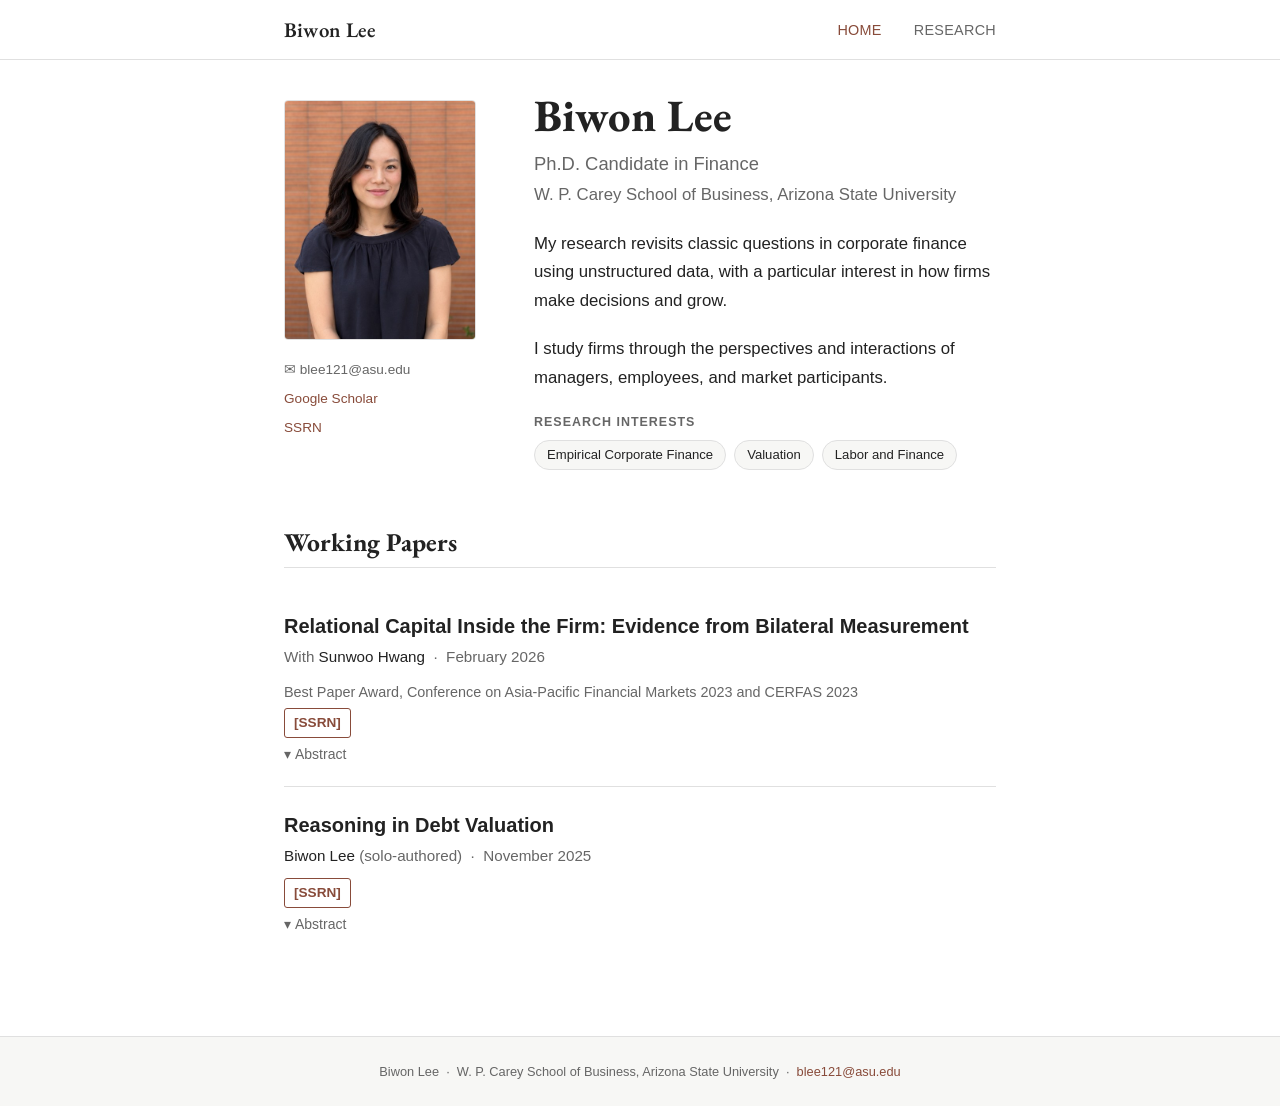
<file: index.html>
<!DOCTYPE html>
<html lang="en">
<head>
  <meta charset="UTF-8" />
  <meta name="viewport" content="width=device-width, initial-scale=1.0" />
  <title>Biwon Lee</title>
  <link rel="preconnect" href="https://fonts.googleapis.com">
  <link rel="preconnect" href="https://fonts.gstatic.com" crossorigin>
  <link href="https://fonts.googleapis.com/css2?family=EB Garamond:wght@400;500;600;700&display=swap" rel="stylesheet">
  <link rel="stylesheet" href="css/style.css?v=30" />
</head>
<body>

<!-- Navigation -->
<nav>
  <div class="nav-inner">
    <a href="index.html" class="nav-brand">Biwon Lee</a>
    <ul class="nav-links">
      <li><a href="index.html">Home</a></li>
      <li><a href="research.html">Research</a></li>
    </ul>
    <button class="nav-toggle" aria-label="Toggle navigation">
      <span></span><span></span><span></span>
    </button>
  </div>
</nav>

<!-- Main Content -->
<main class="page-content">
  <div class="container">

    <!-- Hero -->
    <section class="home-hero">

      <!-- Photo + contact (left column) -->
      <div class="home-side">
        <div class="home-photo">
          <img src="assets/photo.jpg" alt="Biwon Lee" />
        </div>

        <div class="contact-links">
          <a href="mailto:blee121@asu.edu" class="email-link">
            ✉ blee121@asu.edu
          </a>
          <!-- Replace # with your actual profile URLs -->
          <a href="#">Google Scholar</a>
          <a href="https://papers.ssrn.com/sol3/cf_dev/AbsByAuth.cfm?per_id=5682052">SSRN</a>
          <!-- Muted for now
          <a href="#">LinkedIn</a>
          -->
        </div>
      </div>


      <!-- Info -->
      <div class="home-info">
        <h1>Biwon Lee</h1>
        <p class="title">Ph.D. Candidate in Finance</p>
        <p class="affiliation">W. P. Carey School of Business, <span class="aff-uni">Arizona State University</span></p>

        <!-- Welcome line (muted: duplicates title/affiliation above)
        <p class="bio">
          Welcome, I am a Ph.D. candidate in Finance at Arizona State University's W. P. Carey School of Business.
        </p>
        -->
        <!-- Previous intro (muted for re-check)
        <p class="bio">
          My recent work examines how firms orient market strategies under uncertainty, how sell-side debt analysts value corporate bonds, and how the quality of labor–management relations, as part of corporate culture, is related to firm outcomes.
        </p>
        -->
        <!-- Previous intro v2 (muted for re-check)
        <p class="bio">
          My research starts from classic questions in corporate finance. I use unstructured data to revisit long-standing questions that have been difficult to answer with conventional data, with a particular interest in how firms make decisions and grow.
        </p>
        <p class="bio">
          My work studies firms through the perspectives and interactions of people around them, from managers setting strategic direction, to employees working within the organization, to market participants evaluating firms from the outside.
        </p>
        -->
        <p class="bio">
          My research revisits classic questions in corporate finance using unstructured data, with a particular interest in how firms make decisions and grow.
        </p>
        <p class="bio">
          I study firms through the perspectives and interactions of managers, employees, and market participants.
        </p>

        <p class="interests-label">Research Interests</p>
        <div class="interests-list">
          <span class="interest-tag">Empirical Corporate Finance</span>
          <span class="interest-tag">Valuation</span>
          <span class="interest-tag">Labor and Finance</span>
        </div>
      </div>
    </section>

    <!-- Working Papers (mirrors research.html) -->
    <section class="home-section">
      <h2>Working Papers</h2>
      <ul class="paper-list">

        <li class="paper-entry">
          <div class="paper-title">Relational Capital Inside the Firm: Evidence from Bilateral Measurement</div>
          <div class="paper-meta">
            With <span class="coauthors">Sunwoo Hwang</span> &nbsp;·&nbsp;
            February 2026
          </div>
          <div class="paper-awards">
            Best Paper Award, Conference on Asia-Pacific Financial Markets 2023 and CERFAS 2023
          </div>
          <div class="paper-links">
            <a href="https://papers.ssrn.com/sol3/papers.cfm?abstract_id=4345862" class="paper-link">[SSRN]</a>
          </div>
          <button class="abstract-toggle" aria-expanded="false">
            ▾ <span class="toggle-label">Abstract</span>
          </button>
          <div class="abstract-body">
            We study labor-management relational capital as a sub-component of corporate culture. Using matched employee-manager survey responses on key relational dimensions to measure an interpretation wedge between the two groups and the survey’s random-sampling design for identification, we find that establishments where employees view relations more favorably than managers subsequently achieve higher profitability, labor productivity, and employee retention. Neither employees’ nor managers’ assessments alone predict these outcomes. The predictive content resides in wedges in relational culture, not in gaps in formal policies or observed disputes, consistent with an interpretation-based theory of relational contracts.
          </div>
        </li>

        <li class="paper-entry">
          <div class="paper-title">Reasoning in Debt Valuation</div>
          <div class="paper-meta">
            <span class="coauthors">Biwon Lee</span> (solo-authored) &nbsp;·&nbsp;
            November 2025
          </div>
          <div class="paper-links">
            <a href="https://papers.ssrn.com/sol3/papers.cfm?abstract_id=5768322" class="paper-link">[SSRN]</a>
          </div>
          <button class="abstract-toggle" aria-expanded="false">
            ▾ <span class="toggle-label">Abstract</span>
          </button>
          <div class="abstract-body">
            Using sell-side debt reports on corporate bonds, I examine the underlying reasoning behind financial professionals’ debt valuations. By prompting large language models on 13,879 reports, I identify recommendation-related topics, their associated entities, valuation channels, and sentiment. The main findings indicate that (i) debt analysts' topic attention is primarily focused on balance sheet and income statement items. (ii) The attention exhibits time-varying patterns, with increasing attention to cash and declining attention to profitability during the global financial crisis. (iii) The reasoning analysts employ systematically differs across credit rating categories: discussions of investment-grade issuers emphasize credit ratings, whereas those of high-yield issuers focus on financial fundamentals. (iv) Lastly, quantifying the texts from reports into a vector space using an embedding model, I show that analysts' information can explain bond returns beyond traditional bond-related predictors.
          </div>
        </li>

      </ul>
    </section>

    <!-- Recent News (muted for now)
    <section class="home-section">
      <h2>Updates</h2>
      <ul class="news-list">
        <li>
          <span class="news-date">Jul 2025</span>
          <span>Invited to the Summer School on Structural Estimation in Corporate Finance.</span>
        </li>
        <li>
          <span class="news-date">2025</span>
          <span>New working paper: <a href="research.html"><em>Reasoning behind Debt Valuation</em></a> (solo-authored).</span>
        </li>
        <li>
          <span class="news-date">2024</span>
          <span>Presented <em>Labor-Management Relational Capital</em> at FMA 2024 and FMA Asia/Pacific 2024.</span>
        </li>
        <li>
          <span class="news-date">2023</span>
          <span>Best Paper Award at the Conference on Asia-Pacific Financial Markets 2023 and CERFAS Best Paper Award for <em>Labor-Management Relational Capital</em>.</span>
        </li>
      </ul>
    </section>
    -->

  </div>
</main>

<!-- Footer -->
<footer>
  <div class="container">
    <p>Biwon Lee &nbsp;·&nbsp; W. P. Carey School of Business, Arizona State University &nbsp;·&nbsp;
      <a href="mailto:blee121@asu.edu">blee121@asu.edu</a>
    </p>
  </div>
</footer>

<script src="js/main.js"></script>
</body>
</html>
</file>
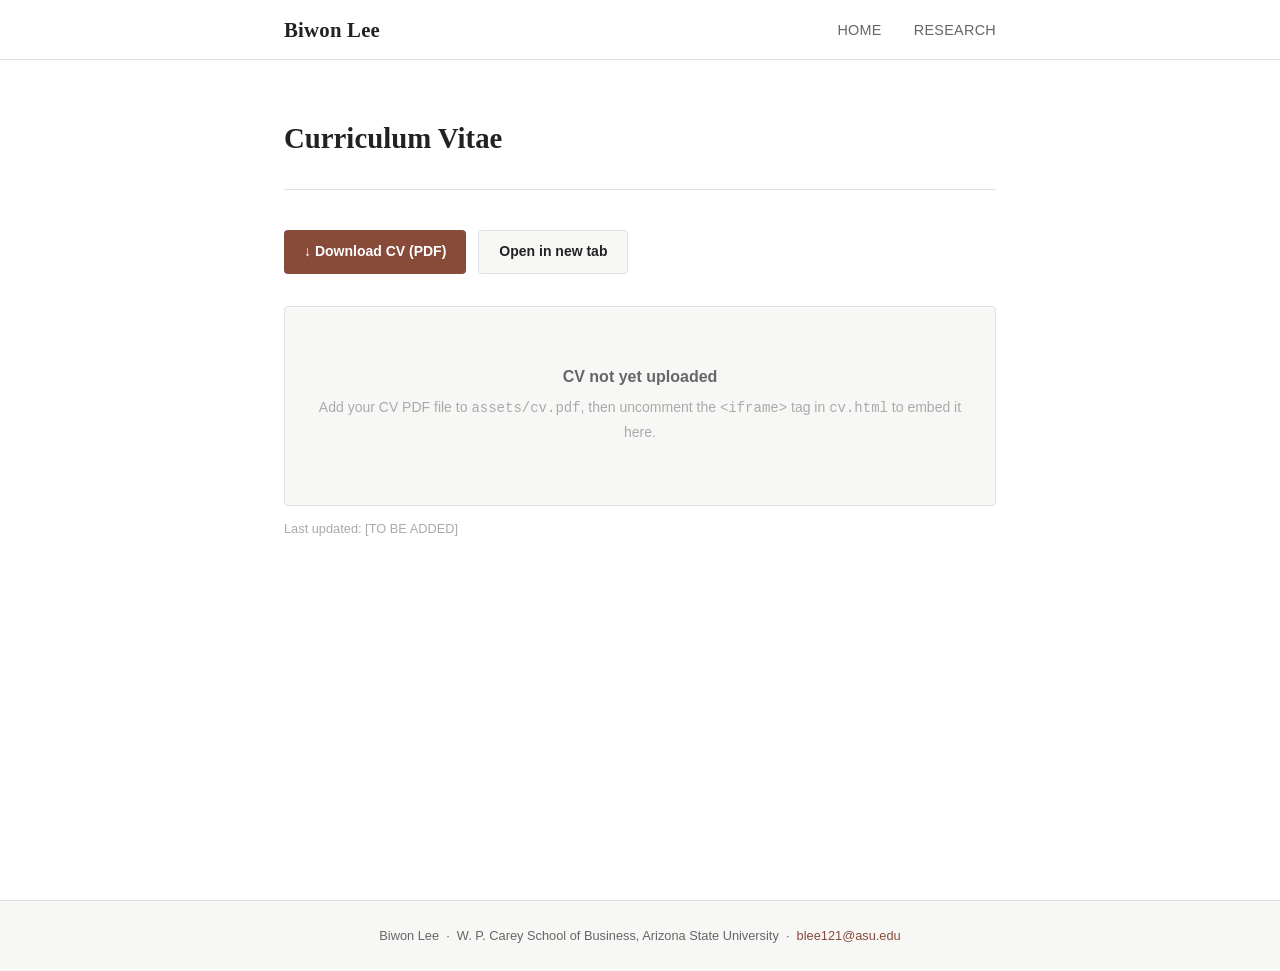
<file: cv.html>
<!DOCTYPE html>
<html lang="en">
<head>
  <meta charset="UTF-8" />
  <meta name="viewport" content="width=device-width, initial-scale=1.0" />
  <title>CV – Biwon Lee</title>
  <link rel="preconnect" href="https://fonts.googleapis.com">
  <link rel="preconnect" href="https://fonts.gstatic.com" crossorigin>
  <link href="https://fonts.googleapis.com/css2?family=Inter:wght@400;500;600;700&display=swap" rel="stylesheet">
  <link rel="stylesheet" href="css/style.css?v=30" />
</head>
<body>

<!-- Navigation -->
<nav>
  <div class="nav-inner">
    <a href="index.html" class="nav-brand">Biwon Lee</a>
    <ul class="nav-links">
      <li><a href="index.html">Home</a></li>
      <li><a href="research.html">Research</a></li>
    </ul>
    <button class="nav-toggle" aria-label="Toggle navigation">
      <span></span><span></span><span></span>
    </button>
  </div>
</nav>

<!-- Main Content -->
<main class="page-content">
  <div class="container">

    <div class="page-header">
      <h1>Curriculum Vitae</h1>
    </div>

    <!-- Action buttons -->
    <div class="cv-actions">
      <!--
        INSTRUCTIONS: Place your CV PDF at assets/cv.pdf
        Then uncomment the lines below and remove the placeholder text.
      -->
      <a href="assets/cv.pdf" download="BiwonLee_CV.pdf" class="btn btn-primary">
        ↓ Download CV (PDF)
      </a>
      <a href="assets/cv.pdf" target="_blank" class="btn btn-secondary">
        Open in new tab
      </a>
    </div>

    <!-- PDF embed -->
    <div class="cv-embed-wrapper">
      <!--
        INSTRUCTIONS: Place your CV PDF at assets/cv.pdf and uncomment:
        <iframe src="assets/cv.pdf" title="Biwon Lee CV"></iframe>
      -->
      <div class="cv-placeholder">
        <h3>CV not yet uploaded</h3>
        <p>
          Add your CV PDF file to <code>assets/cv.pdf</code>, then uncomment
          the <code>&lt;iframe&gt;</code> tag in <code>cv.html</code>
          to embed it here.
        </p>
      </div>
    </div>

    <p style="font-size: 0.8rem; color: #aaa; margin-top: 12px;">
      Last updated: [TO BE ADDED]
    </p>

  </div>
</main>

<!-- Footer -->
<footer>
  <div class="container">
    <p>Biwon Lee &nbsp;·&nbsp; W. P. Carey School of Business, Arizona State University &nbsp;·&nbsp;
      <a href="mailto:blee121@asu.edu">blee121@asu.edu</a>
    </p>
  </div>
</footer>

<script src="js/main.js"></script>
</body>
</html>
</file>
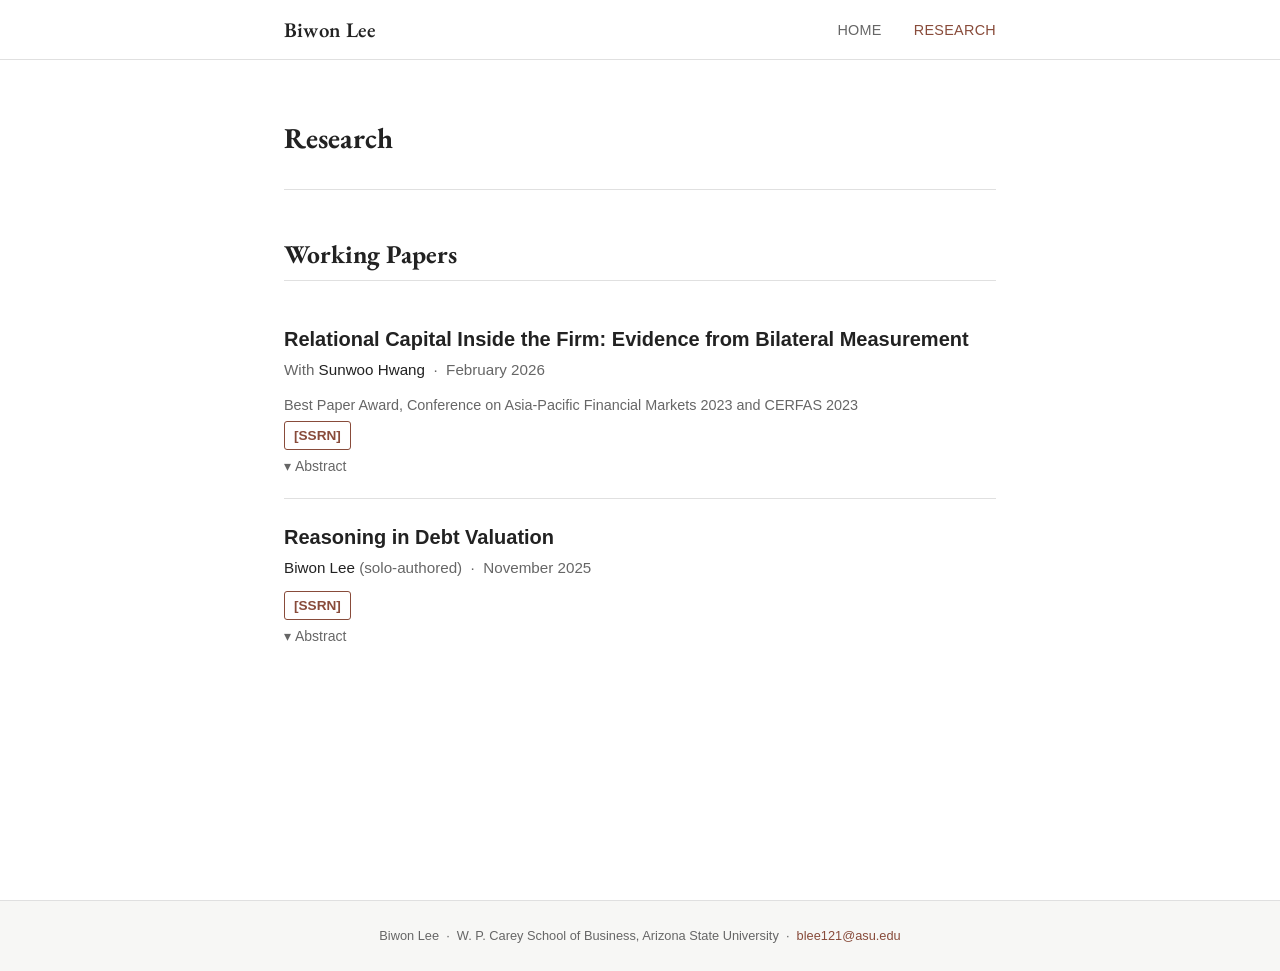
<file: research.html>
<!DOCTYPE html>
<html lang="en">
<head>
  <meta charset="UTF-8" />
  <meta name="viewport" content="width=device-width, initial-scale=1.0" />
  <title>Research – Biwon Lee</title>
  <link rel="preconnect" href="https://fonts.googleapis.com">
  <link rel="preconnect" href="https://fonts.gstatic.com" crossorigin>
  <link href="https://fonts.googleapis.com/css2?family=EB Garamond:wght@400;500;600;700&display=swap" rel="stylesheet">
  <link rel="stylesheet" href="css/style.css?v=30" />
</head>
<body>

<!-- Navigation -->
<nav>
  <div class="nav-inner">
    <a href="index.html" class="nav-brand">Biwon Lee</a>
    <ul class="nav-links">
      <li><a href="index.html">Home</a></li>
      <li><a href="research.html">Research</a></li>
    </ul>
    <button class="nav-toggle" aria-label="Toggle navigation">
      <span></span><span></span><span></span>
    </button>
  </div>
</nav>

<!-- Main Content -->
<main class="page-content">
  <div class="container">

    <div class="page-header">
      <h1>Research</h1>
    </div>

    <!-- ===== Working Papers ===== -->
    <div class="section-label">Working Papers</div>

    <ul class="paper-list">

      <!-- Paper 1 -->
      <li class="paper-entry">
        <div class="paper-title">Relational Capital Inside the Firm: Evidence from Bilateral Measurement</div>
        <div class="paper-meta">
          With <span class="coauthors">Sunwoo Hwang</span> &nbsp;·&nbsp;
          February 2026
        </div>

        <div class="paper-awards">
          Best Paper Award, Conference on Asia-Pacific Financial Markets 2023 and CERFAS 2023
        </div>

        <!-- <div class="paper-conferences">
          <em>Presented at:</em> Oxford Sustainable Private Markets Conference &nbsp;·&nbsp;
          Conference on Asia-Pacific Financial Markets 2023 &nbsp;·&nbsp;
          Conference on Corporate Social Responsibility 2023 &nbsp;·&nbsp;
          FMA 2024 &nbsp;·&nbsp;
          FMA Asia/Pacific 2024 &nbsp;·&nbsp;
          SGFIN Conference on Sustainability
        </div> -->

        <div class="paper-links">
          <a href="https://papers.ssrn.com/sol3/papers.cfm?abstract_id=4345862" class="paper-link">[SSRN]</a>
        </div>

        <button class="abstract-toggle" aria-expanded="false">
          ▾ <span class="toggle-label">Abstract</span>
        </button>
        <div class="abstract-body">
          We study labor-management relational capital as a sub-component of corporate culture. Using matched employee-manager survey responses on key relational dimensions to measure an interpretation wedge between the two groups and the survey’s random-sampling design for identification, we find that establishments where employees view relations more favorably than managers subsequently achieve higher profitability, labor productivity, and employee retention. Neither employees’ nor managers’ assessments alone predict these outcomes. The predictive content resides in wedges in relational culture, not in gaps in formal policies or observed disputes, consistent with an interpretation-based theory of relational contracts.
        </div>
      </li>

      <!-- Paper 2 -->
      <li class="paper-entry">
        <div class="paper-title">Reasoning in Debt Valuation</div>
        <div class="paper-meta">
          <span class="coauthors">Biwon Lee</span> (solo-authored) &nbsp;·&nbsp;
          November 2025
        </div>

        <div class="paper-links">
          <a href="https://papers.ssrn.com/sol3/papers.cfm?abstract_id=5768322" class="paper-link">[SSRN]</a>
        </div>

        <button class="abstract-toggle" aria-expanded="false">
          ▾ <span class="toggle-label">Abstract</span>
        </button>
        <div class="abstract-body">
          Using sell-side debt reports on corporate bonds, I examine the underlying reasoning behind financial professionals’ debt valuations. By prompting large language models on 13,879 reports, I identify recommendation-related topics, their associated entities, valuation channels, and sentiment. The main findings indicate that (i) debt analysts' topic attention is primarily focused on balance sheet and income statement items. (ii) The attention exhibits time-varying patterns, with increasing attention to cash and declining attention to profitability during the global financial crisis. (iii) The reasoning analysts employ systematically differs across credit rating categories: discussions of investment-grade issuers emphasize credit ratings, whereas those of high-yield issuers focus on financial fundamentals. (iv) Lastly, quantifying the texts from reports into a vector space using an embedding model, I show that analysts' information can explain bond returns beyond traditional bond-related predictors.
        </div>
      </li>

    </ul>
    
      <!--
    <div class="section-label" style="margin-top: 48px;">Publications</div>
    <p style="font-size: 0.9rem; color: var(--text-muted); padding: 16px 0;">
      No publications yet. Working papers are under review.
    </p>

    <div class="section-label" style="margin-top: 32px;">Work in Progress</div>
    <p style="font-size: 0.9rem; color: var(--text-muted); padding: 16px 0;">
      [TO BE ADDED — list any projects not yet circulating as working papers]
    </p>
    -->

  </div>

</main>

<!-- Footer -->
<footer>
  <div class="container">
    <p>Biwon Lee &nbsp;·&nbsp; W. P. Carey School of Business, Arizona State University &nbsp;·&nbsp;
      <a href="mailto:blee121@asu.edu">blee121@asu.edu</a>
    </p>
  </div>
</footer>

<script src="js/main.js"></script>
</body>
</html>
</file>
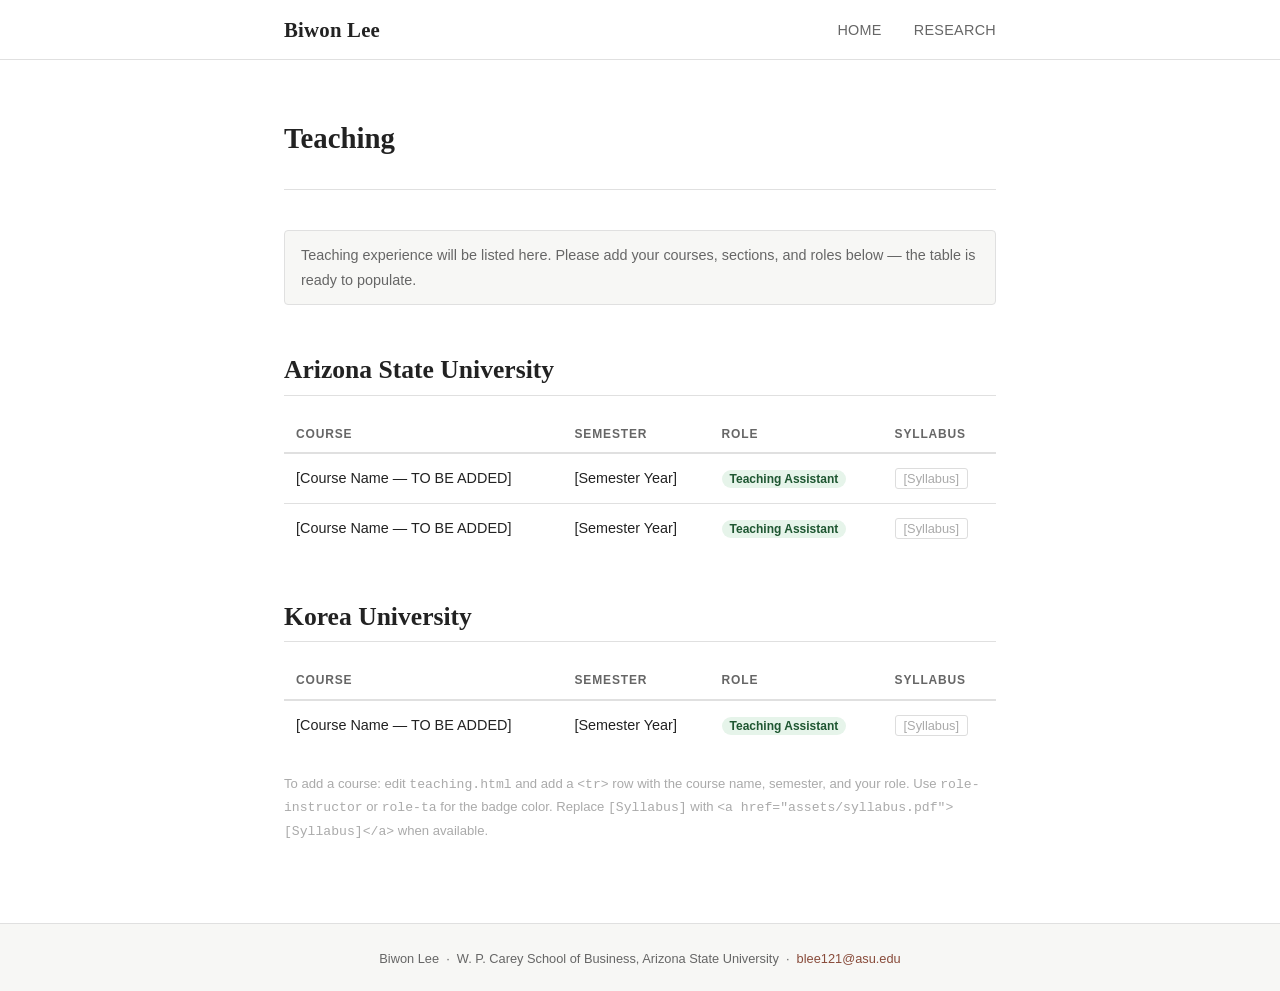
<file: teaching.html>
<!DOCTYPE html>
<html lang="en">
<head>
  <meta charset="UTF-8" />
  <meta name="viewport" content="width=device-width, initial-scale=1.0" />
  <title>Teaching – Biwon Lee</title>
  <link rel="preconnect" href="https://fonts.googleapis.com">
  <link rel="preconnect" href="https://fonts.gstatic.com" crossorigin>
  <link href="https://fonts.googleapis.com/css2?family=Inter:wght@400;500;600;700&display=swap" rel="stylesheet">
  <link rel="stylesheet" href="css/style.css?v=30" />
</head>
<body>

<!-- Navigation -->
<nav>
  <div class="nav-inner">
    <a href="index.html" class="nav-brand">Biwon Lee</a>
    <ul class="nav-links">
      <li><a href="index.html">Home</a></li>
      <li><a href="research.html">Research</a></li>
    </ul>
    <button class="nav-toggle" aria-label="Toggle navigation">
      <span></span><span></span><span></span>
    </button>
  </div>
</nav>

<!-- Main Content -->
<main class="page-content">
  <div class="container">

    <div class="page-header">
      <h1>Teaching</h1>
    </div>

    <div class="teaching-note">
      Teaching experience will be listed here. Please add your courses, sections, and roles
      below — the table is ready to populate.
    </div>

    <!-- ===== Arizona State University ===== -->
    <div class="section-label">Arizona State University</div>

    <table class="teaching-table">
      <thead>
        <tr>
          <th>Course</th>
          <th>Semester</th>
          <th>Role</th>
          <th>Syllabus</th>
        </tr>
      </thead>
      <tbody>
        <!-- Add rows as needed. Examples: -->
        <tr>
          <td>[Course Name — TO BE ADDED]</td>
          <td>[Semester Year]</td>
          <td><span class="role-tag role-ta">Teaching Assistant</span></td>
          <td><span class="syllabus-link">[Syllabus]</span></td>
        </tr>
        <tr>
          <td>[Course Name — TO BE ADDED]</td>
          <td>[Semester Year]</td>
          <td><span class="role-tag role-ta">Teaching Assistant</span></td>
          <td><span class="syllabus-link">[Syllabus]</span></td>
        </tr>
      </tbody>
    </table>

    <!-- ===== Korea University ===== -->
    <div class="section-label" style="margin-top: 48px;">Korea University</div>

    <table class="teaching-table">
      <thead>
        <tr>
          <th>Course</th>
          <th>Semester</th>
          <th>Role</th>
          <th>Syllabus</th>
        </tr>
      </thead>
      <tbody>
        <tr>
          <td>[Course Name — TO BE ADDED]</td>
          <td>[Semester Year]</td>
          <td><span class="role-tag role-ta">Teaching Assistant</span></td>
          <td><span class="syllabus-link">[Syllabus]</span></td>
        </tr>
      </tbody>
    </table>

    <!-- Filler note -->
    <p style="font-size:0.82rem; color: #aaa; margin-top: 24px;">
      To add a course: edit <code>teaching.html</code> and add a <code>&lt;tr&gt;</code> row with
      the course name, semester, and your role. Use
      <code>role-instructor</code> or <code>role-ta</code> for the badge color.
      Replace <code>[Syllabus]</code> with <code>&lt;a href="assets/syllabus.pdf"&gt;[Syllabus]&lt;/a&gt;</code>
      when available.
    </p>

  </div>
</main>

<!-- Footer -->
<footer>
  <div class="container">
    <p>Biwon Lee &nbsp;·&nbsp; W. P. Carey School of Business, Arizona State University &nbsp;·&nbsp;
      <a href="mailto:blee121@asu.edu">blee121@asu.edu</a>
    </p>
  </div>
</footer>

<script src="js/main.js"></script>
</body>
</html>
</file>
<file: css/style.css>
/* ===== CSS Variables ===== */
:root {
  --bg: #ffffff;
  --bg-alt: #f7f7f5;
  --text: #222222;
  --text-muted: #666666;
  --accent: #884b3a;
  --accent-light: #a56250;
  --border: #e0e0e0;
  --nav-height: 60px;
  --max-width: 760px;
  /* Previous: Garamond everywhere
  --font-sans: 'EB Garamond', system-ui, -apple-system, BlinkMacSystemFont, 'Segoe UI', sans-serif; */
  /* Hybrid: Garamond for name/headings/paper titles, system sans for body text */
  --font-display: 'EB Garamond', Georgia, serif;
  /* Tried Arial: --font-sans: Arial, Helvetica, sans-serif; */
  --font-sans: -apple-system, BlinkMacSystemFont, 'Roboto', 'Segoe UI', 'Helvetica Neue', 'Lucida Grande', Arial, sans-serif;
  --font-serif: 'Georgia', 'Times New Roman', serif;
}

/* ===== Reset & Base ===== */
*, *::before, *::after { box-sizing: border-box; margin: 0; padding: 0; }

html { scroll-behavior: smooth; font-size: 16px; }

body {
  font-family: var(--font-sans);
  font-size: 16px;
  line-height: 1.7;
  color: var(--text);
  background: var(--bg);
}

a {
  color: var(--accent);
  text-decoration: none;
}
a:hover { color: var(--accent-light); text-decoration: underline; }

.home-info h1,
.nav-brand,
.home-section h2,
.page-header h1,
.section-label {
  font-family: var(--font-display);
}

h1, h2, h3, h4 {
  font-weight: 600;
  line-height: 1.3;
  color: var(--text);
}

/* ===== Layout ===== */
.container {
  max-width: var(--max-width);
  margin: 0 auto;
  padding: 0 24px;
}

.page-content {
  padding-top: calc(var(--nav-height) + 40px);
  padding-bottom: 80px;
  min-height: 100vh;
}

/* ===== Navigation ===== */
nav {
  position: fixed;
  top: 0;
  left: 0;
  right: 0;
  height: var(--nav-height);
  background: rgba(255, 255, 255, 0.96);
  backdrop-filter: blur(8px);
  border-bottom: 1px solid var(--border);
  z-index: 1000;
}

.nav-inner {
  max-width: var(--max-width);
  margin: 0 auto;
  padding: 0 24px;
  height: 100%;
  display: flex;
  align-items: center;
  justify-content: space-between;
}

.nav-brand {
  font-size: 1.3rem;
  font-weight: 600;
  color: var(--text);
  letter-spacing: 0.01em;
}
.nav-brand:hover { text-decoration: none; color: var(--text); }

.nav-links {
  display: flex;
  list-style: none;
  gap: 32px;
}

.nav-links a {
  font-size: 0.9rem;
  font-weight: 500;
  color: var(--text-muted);
  letter-spacing: 0.02em;
  text-transform: uppercase;
  transition: color 0.2s;
}
.nav-links a:hover,
.nav-links a.active {
  color: var(--accent);
  text-decoration: none;
}

/* Hamburger */
.nav-toggle {
  display: none;
  flex-direction: column;
  gap: 5px;
  cursor: pointer;
  background: none;
  border: none;
  padding: 4px;
}
.nav-toggle span {
  display: block;
  width: 22px;
  height: 2px;
  background: var(--text);
  transition: all 0.3s;
}

/* ===== Home Page ===== */
.home-hero {
  display: grid;
  grid-template-columns: 210px 1fr;
  gap: 40px;
  align-items: start;
  padding: 0 0 12px;
}

.home-photo {
  width: 192px;
  height: 240px;
  background: var(--bg-alt);
  border: 1px solid var(--border);
  border-radius: 4px;
  display: flex;
  align-items: center;
  justify-content: center;
  overflow: hidden;
  flex-shrink: 0;
}
.home-photo img {
  width: 100%;
  height: 100%;
  object-fit: cover;
}
.photo-placeholder {
  text-align: center;
  padding: 12px;
}
.photo-placeholder svg {
  width: 56px;
  height: 56px;
  color: #bbb;
  margin-bottom: 8px;
}
.photo-placeholder p {
  font-size: 0.72rem;
  color: #bbb;
  line-height: 1.4;
}

.home-info h1 {
  font-size: 2.8rem;
  font-weight: 700;
  line-height: 1;
  margin-top: -7px;
  margin-bottom: 10px;
  color: var(--text);
}
.home-info .title {
  font-size: 1.15rem;
  color: var(--text-muted);
  margin-bottom: 2px;
}
.home-info .affiliation {
  font-size: 1.05rem;
  color: var(--text-muted);
  margin-bottom: 20px;
}

.home-info .bio {
  font-size: 1.05rem;
  color: var(--text);
  margin-bottom: 20px;
  max-width: 500px;
}

.interests-label {
  font-size: 0.78rem;
  font-weight: 700;
  text-transform: uppercase;
  letter-spacing: 0.08em;
  color: var(--text-muted);
  margin-bottom: 6px;
}
.interests-list {
  display: flex;
  flex-wrap: wrap;
  gap: 8px;
  margin-bottom: 20px;
}
.interest-tag {
  background: var(--bg-alt);
  border: 1px solid var(--border);
  border-radius: 20px;
  padding: 3px 12px;
  font-size: 0.82rem;
  color: var(--text);
}

.contact-links {
  display: flex;
  flex-wrap: wrap;
  gap: 16px;
  align-items: center;
}
.contact-links a {
  font-size: 0.85rem;
  font-weight: 500;
  color: var(--accent);
  display: flex;
  align-items: center;
  gap: 5px;
}
.contact-links a:hover { color: var(--accent-light); }
.contact-links .email-link {
  color: var(--text-muted);
  font-size: 0.85rem;
}

/* Contact links stacked under the photo */
.home-side .contact-links {
  flex-direction: column;
  align-items: flex-start;
  gap: 6px;
  margin-top: 18px;
}

/* Recent updates on home */
.home-section { padding: 24px 0 0; }
.home-section h2 {
  font-size: 1.6rem;
  font-weight: 700;
  color: var(--text);
  margin-bottom: 20px;
  padding-bottom: 8px;
  border-bottom: 1px solid var(--border);
}
.news-list { list-style: none; }
.news-list li {
  display: grid;
  grid-template-columns: 90px 1fr;
  gap: 16px;
  padding: 10px 0;
  border-bottom: 1px solid var(--border);
  font-size: 0.9rem;
}
.news-list li:last-child { border-bottom: none; }
.news-date { color: var(--text-muted); font-size: 0.82rem; padding-top: 2px; }

/* ===== Section Headings ===== */
.page-header {
  padding: 20px 0 32px;
  border-bottom: 1px solid var(--border);
  margin-bottom: 40px;
}
.page-header h1 {
  font-size: 1.8rem;
  font-weight: 700;
}

.section-label {
  font-size: 1.6rem;
  font-weight: 700;
  line-height: 1.3;
  color: var(--text);
  margin-bottom: 20px;
  margin-top: 48px;
  padding-bottom: 8px;
  border-bottom: 1px solid var(--border);
  display: block;
}

/* ===== Paper Entries ===== */
.paper-list { list-style: none; }
.paper-entry {
  padding: 24px 0;
  border-bottom: 1px solid var(--border);
}
.paper-entry:last-child { border-bottom: none; }

.paper-title {
  font-size: 1.25rem;
  font-weight: 600;
  margin-bottom: 4px;
  color: var(--text);
  line-height: 1.4;
}

.paper-meta {
  font-size: 0.95rem;
  color: var(--text-muted);
  margin-bottom: 10px;
}
.paper-meta .coauthors { color: var(--text); }
.paper-meta .journal { font-style: italic; }

.paper-awards {
  font-size: 0.9rem;
  color: var(--text-muted);
  margin-bottom: 4px;
}

.paper-conferences {
  font-size: 0.82rem;
  color: var(--text-muted);
  margin-bottom: 10px;
  font-style: italic;
}

.paper-links {
  display: flex;
  flex-wrap: wrap;
  gap: 8px;
  margin-bottom: 8px;
}
.paper-link {
  font-size: 0.85rem;
  font-weight: 600;
  color: var(--accent);
  border: 1px solid var(--accent);
  border-radius: 3px;
  padding: 2px 9px;
  transition: all 0.2s;
}
.paper-link:hover {
  background: var(--accent);
  color: white;
  text-decoration: none;
}
.paper-link.placeholder {
  color: #aaa;
  border-color: #ddd;
  cursor: default;
}
.paper-link.placeholder:hover {
  background: none;
  color: #aaa;
}

/* Abstract toggle */
.abstract-toggle {
  background: none;
  border: none;
  font-size: 0.875rem;
  color: var(--text-muted);
  cursor: pointer;
  padding: 0;
  display: flex;
  align-items: center;
  gap: 4px;
  margin-top: 6px;
  font-family: inherit;
}
.abstract-toggle:hover { color: var(--accent); }
.abstract-toggle .toggle-icon {
  font-size: 0.7rem;
  transition: transform 0.2s;
}
.abstract-toggle.open .toggle-icon { transform: rotate(180deg); }

.abstract-body {
  display: none;
  margin-top: 12px;
  padding: 14px 16px;
  background: var(--bg-alt);
  border-left: 3px solid var(--accent);
  font-size: 0.95rem;
  line-height: 1.7;
  color: var(--text);
  border-radius: 0 4px 4px 0;
}
.abstract-body.open { display: block; }

/* ===== Teaching ===== */
.teaching-note {
  font-size: 0.9rem;
  color: var(--text-muted);
  margin-bottom: 32px;
  padding: 12px 16px;
  background: var(--bg-alt);
  border-radius: 4px;
  border: 1px solid var(--border);
}

.teaching-table {
  width: 100%;
  border-collapse: collapse;
  font-size: 0.9rem;
}
.teaching-table th {
  text-align: left;
  font-size: 0.75rem;
  font-weight: 700;
  text-transform: uppercase;
  letter-spacing: 0.07em;
  color: var(--text-muted);
  padding: 8px 12px;
  border-bottom: 2px solid var(--border);
  white-space: nowrap;
}
.teaching-table td {
  padding: 12px 12px;
  border-bottom: 1px solid var(--border);
  vertical-align: middle;
}
.teaching-table tr:last-child td { border-bottom: none; }
.teaching-table tr:hover td { background: var(--bg-alt); }
.role-tag {
  font-size: 0.75rem;
  padding: 2px 8px;
  border-radius: 10px;
  font-weight: 600;
  white-space: nowrap;
}
.role-instructor { background: #e8f0fe; color: #1a3a8c; }
.role-ta { background: #e6f4ea; color: #1e5631; }

.syllabus-link {
  font-size: 0.8rem;
  color: #aaa;
  border: 1px solid #ddd;
  border-radius: 3px;
  padding: 2px 8px;
  cursor: default;
}

/* ===== CV Page ===== */
.cv-actions {
  display: flex;
  gap: 12px;
  margin-bottom: 32px;
  flex-wrap: wrap;
}
.btn {
  display: inline-flex;
  align-items: center;
  gap: 7px;
  padding: 9px 20px;
  border-radius: 4px;
  font-size: 0.875rem;
  font-weight: 600;
  cursor: pointer;
  transition: all 0.2s;
  text-decoration: none;
  border: none;
}
.btn-primary {
  background: var(--accent);
  color: white;
}
.btn-primary:hover { background: var(--accent-light); color: white; text-decoration: none; }
.btn-secondary {
  background: var(--bg-alt);
  color: var(--text);
  border: 1px solid var(--border);
}
.btn-secondary:hover { background: #eee; text-decoration: none; }

.cv-embed-wrapper {
  width: 100%;
  background: var(--bg-alt);
  border: 1px solid var(--border);
  border-radius: 4px;
  overflow: hidden;
}
.cv-embed-wrapper iframe {
  width: 100%;
  height: 900px;
  border: none;
  display: block;
}
.cv-placeholder {
  padding: 60px 32px;
  text-align: center;
}
.cv-placeholder h3 {
  font-size: 1rem;
  margin-bottom: 8px;
  color: var(--text-muted);
}
.cv-placeholder p {
  font-size: 0.875rem;
  color: #aaa;
}

/* ===== Footer ===== */
footer {
  background: var(--bg-alt);
  border-top: 1px solid var(--border);
  padding: 24px 0;
  text-align: center;
  font-size: 0.8rem;
  color: var(--text-muted);
}

/* ===== Responsive ===== */
@media (max-width: 680px) {
  .nav-links {
    display: none;
    flex-direction: column;
    gap: 0;
    position: absolute;
    top: var(--nav-height);
    left: 0;
    right: 0;
    background: white;
    border-bottom: 1px solid var(--border);
    padding: 8px 0;
  }
  .nav-links.open { display: flex; }
  .nav-links a {
    padding: 10px 24px;
    display: block;
  }
  .nav-toggle { display: flex; }

  /* Mobile order: photo, name, title, affiliation, contact, intro */
  .home-hero {
    display: flex;
    flex-direction: column;
    gap: 0;
    align-items: stretch;
  }
  .home-side, .home-info { display: contents; }
  .home-photo {
    order: 1;
    width: 208px;
    height: 260px;
    margin: 0 auto 22px;
    border: none;
    border-radius: 14px;
    box-shadow: 0 1px 2px rgba(25,35,55,0.06), 0 14px 36px -16px rgba(25,35,55,0.24);
  }
  .home-info .title, .home-info .affiliation { font-size: 0.95rem; margin-bottom: 0; line-height: 1.5; }
  .home-info .affiliation { margin-bottom: 16px; }
  .aff-uni { display: block; }
  .home-info h1, .home-info .title, .home-info .affiliation { order: 2; text-align: center; }
  .home-info h1 { margin-top: 0; }
  .home-side .contact-links {
    order: 3;
    flex-direction: column;
    align-items: center;
    gap: 2px;
    margin: 0 0 28px;
  }
  .home-info .bio, .interests-label, .interests-list { order: 4; }
  .home-info h1 { font-size: 2.2rem; }
  .paper-title { font-size: 1.1rem; }

  .news-list li {
    grid-template-columns: 1fr;
    gap: 4px;
  }

  .teaching-table { font-size: 0.82rem; }
  .teaching-table th, .teaching-table td { padding: 8px 6px; }
}
</file>
